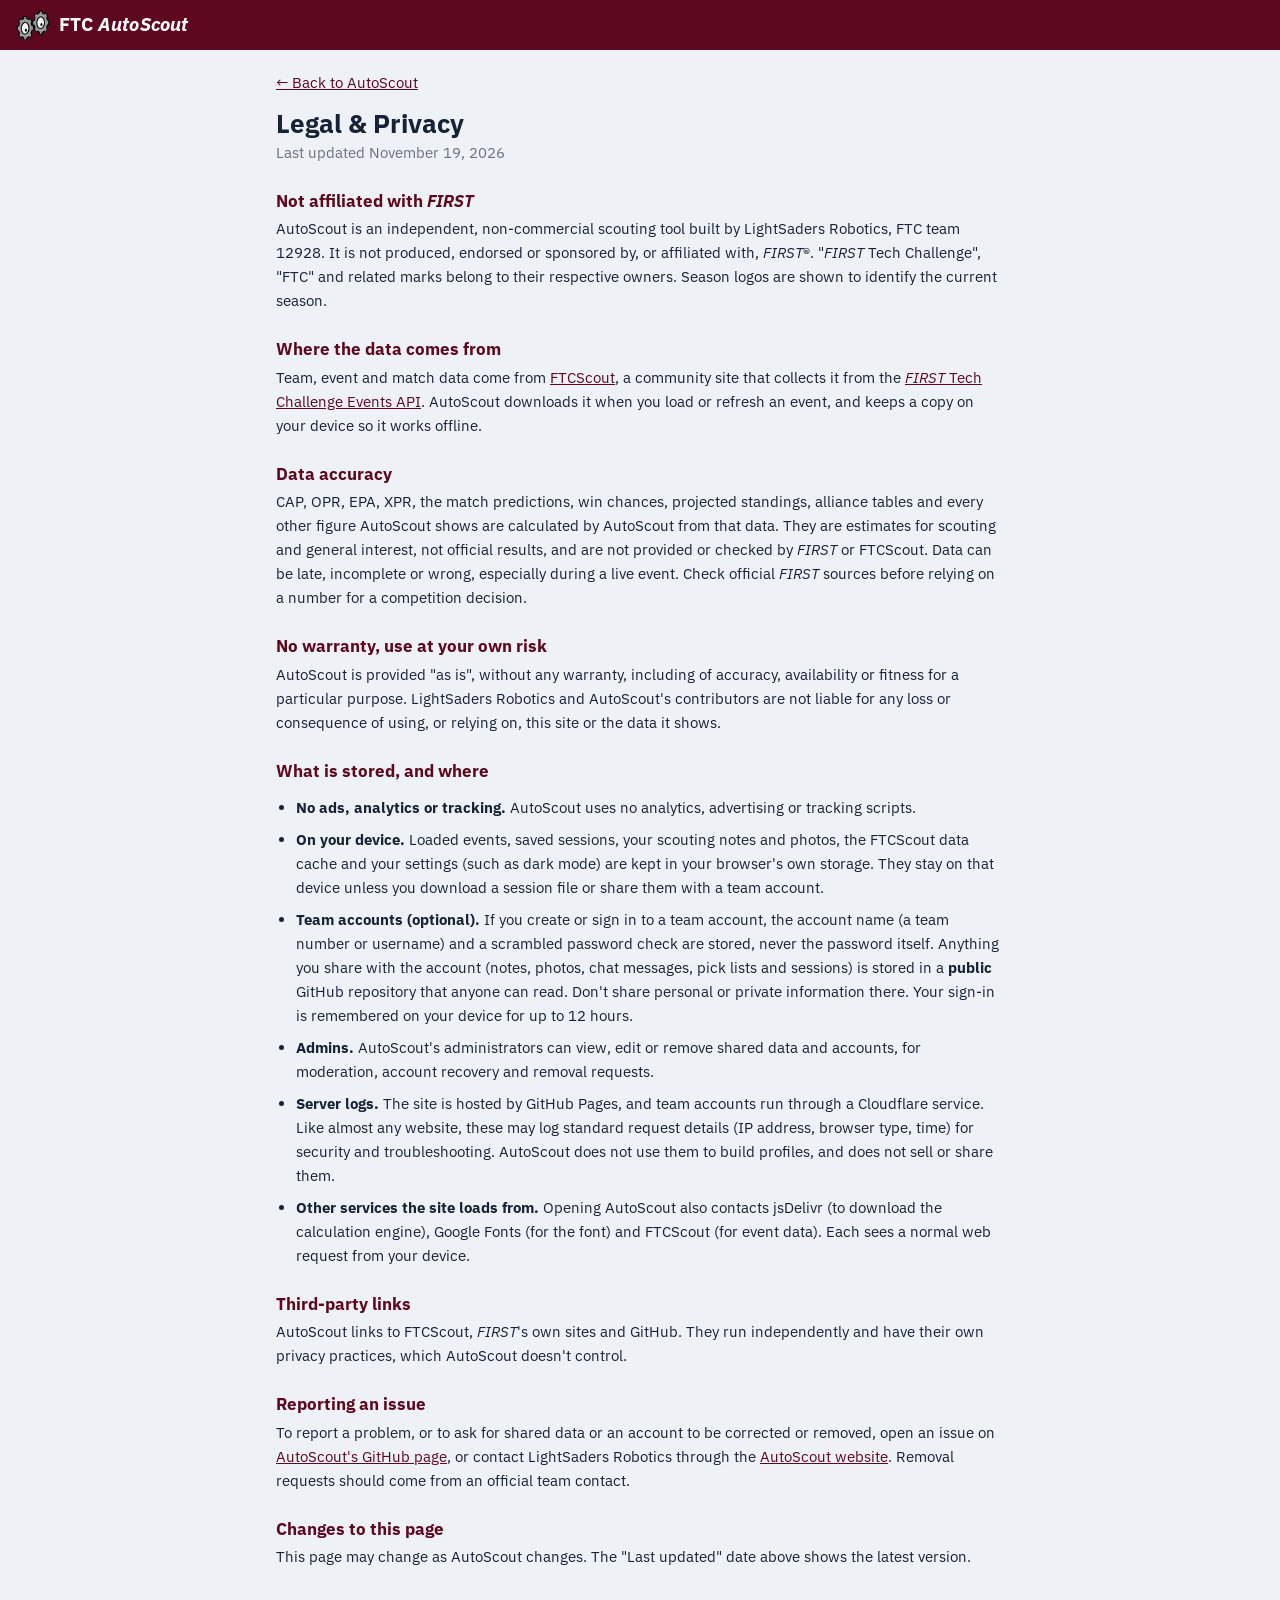
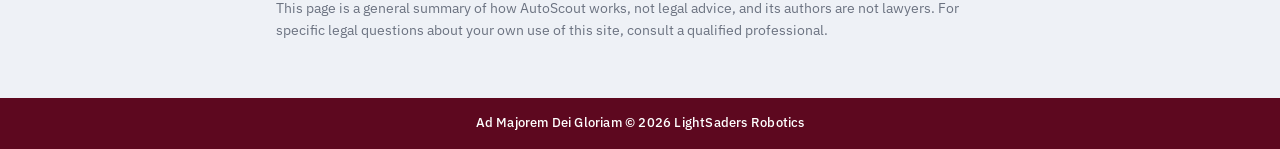
<file: legal.html>
<!doctype html>
<html lang="en">
<head>
<meta charset="utf-8">
<meta name="viewport" content="width=device-width, initial-scale=1, viewport-fit=cover">
<title>Legal &amp; Privacy · FTC AutoScout</title>
<meta name="theme-color" content="#5d081f">
<meta name="color-scheme" content="light dark">
<script>
  (function () {
    var t = "light";
    try { t = localStorage.getItem("autoscout.theme") || "light"; } catch (e) {}
    if (t === "system") t = window.matchMedia && matchMedia("(prefers-color-scheme: dark)").matches ? "dark" : "light";
    document.documentElement.setAttribute("data-theme", t);
  })();
</script>
<link rel="icon" type="image/png" sizes="192x192" href="assets/icon-192.png">
<link href="https://fonts.googleapis.com/css2?family=IBM+Plex+Sans:ital,wght@0,400;0,500;0,600;0,700;1,700&amp;display=swap" rel="stylesheet">
<link rel="stylesheet" href="app.css">
<style>
  .legal { max-width: 760px; margin: 0 auto; padding: 18px 16px 48px; }
  .legal h1 { font-size: 26px; margin: 14px 0 2px; }
  .legal h2 { font-size: 17px; margin: 26px 0 6px; color: var(--brand-text); }
  .legal p, .legal li { line-height: 1.6; }
  .legal ul { padding-left: 20px; }
  .legal li { margin-bottom: 8px; }
  .legal .updated { color: var(--muted); margin: 0 0 8px; }
  .legal .back { display: inline-block; margin-top: 4px; }
  .legal .fine { color: var(--muted); font-size: 14px; margin-top: 28px; }
</style>
</head>
<body class="app-ready">
<header class="topbar">
  <a class="brand" href="./#/overview" aria-label="FTC AutoScout home">
    <img src="assets/logo-56.png" alt="" width="34" height="34">
    <span class="wordmark"><span class="ftc">FTC</span> <span class="autoscout">AutoScout</span></span>
  </a>
</header>

<main class="legal">
  <a class="back" href="./#/overview">← Back to AutoScout</a>
  <h1>Legal &amp; Privacy</h1>
  <p class="updated">Last updated November 19, 2026</p>

  <h2>Not affiliated with <i>FIRST</i></h2>
  <p>AutoScout is an independent, non-commercial scouting tool built by LightSaders Robotics, FTC team 12928. It is not produced,
    endorsed or sponsored by, or affiliated with, <i>FIRST</i>®. "<i>FIRST</i> Tech Challenge", "FTC" and related marks belong to their
    respective owners. Season logos are shown to identify the current season.</p>

  <h2>Where the data comes from</h2>
  <p>Team, event and match data come from <a href="https://ftcscout.org" target="_blank" rel="noopener">FTCScout</a>, a community site
    that collects it from the <a href="https://ftc-events.firstinspires.org/services/API" target="_blank" rel="noopener"><i>FIRST</i> Tech
    Challenge Events API</a>. AutoScout downloads it when you load or refresh an event, and keeps a copy on your device so it works offline.</p>

  <h2>Data accuracy</h2>
  <p>CAP, OPR, EPA, XPR, the match predictions, win chances, projected standings, alliance tables and every other figure AutoScout
    shows are calculated by AutoScout from that data. They are estimates for scouting and general interest, not official results, and
    are not provided or checked by <i>FIRST</i> or FTCScout. Data can be late, incomplete or wrong, especially during a live event.
    Check official <i>FIRST</i> sources before relying on a number for a competition decision.</p>

  <h2>No warranty, use at your own risk</h2>
  <p>AutoScout is provided "as is", without any warranty, including of accuracy, availability or fitness for a particular purpose.
    LightSaders Robotics and AutoScout's contributors are not liable for any loss or consequence of using, or relying on, this site or
    the data it shows.</p>

  <h2>What is stored, and where</h2>
  <ul>
    <li><b>No ads, analytics or tracking.</b> AutoScout uses no analytics, advertising or tracking scripts.</li>
    <li><b>On your device.</b> Loaded events, saved sessions, your scouting notes and photos, the FTCScout data cache and your settings
      (such as dark mode) are kept in your browser's own storage. They stay on that device unless you download a session file or share
      them with a team account.</li>
    <li><b>Team accounts (optional).</b> If you create or sign in to a team account, the account name (a team number or username) and a
      scrambled password check are stored, never the password itself. Anything you share with the account (notes, photos, chat
      messages, pick lists and sessions) is stored in a <b>public</b> GitHub repository that anyone can read. Don't share personal or
      private information there. Your sign-in is remembered on your device for up to 12 hours.</li>
    <li><b>Admins.</b> AutoScout's administrators can view, edit or remove shared data and accounts, for moderation, account recovery and
      removal requests.</li>
    <li><b>Server logs.</b> The site is hosted by GitHub Pages, and team accounts run through a Cloudflare service. Like almost any website,
      these may log standard request details (IP address, browser type, time) for security and troubleshooting. AutoScout does not use
      them to build profiles, and does not sell or share them.</li>
    <li><b>Other services the site loads from.</b> Opening AutoScout also contacts jsDelivr (to download the calculation engine),
      Google Fonts (for the font) and FTCScout (for event data). Each sees a normal web request from your device.</li>
  </ul>

  <h2>Third-party links</h2>
  <p>AutoScout links to FTCScout, <i>FIRST</i>'s own sites and GitHub. They run independently and have their own privacy practices,
    which AutoScout doesn't control.</p>

  <h2>Reporting an issue</h2>
  <p>To report a problem, or to ask for shared data or an account to be corrected or removed, open an issue on
    <a href="https://github.com/gmkovalik/AutoScout/issues" target="_blank" rel="noopener">AutoScout's GitHub page</a>, or contact
    LightSaders Robotics through the <a href="https://sites.google.com/smca.com/autoscout/home" target="_blank" rel="noopener">AutoScout website</a>.
    Removal requests should come from an official team contact.</p>

  <h2>Changes to this page</h2>
  <p>This page may change as AutoScout changes. The "Last updated" date above shows the latest version.</p>

  <p class="fine">This page is a general summary of how AutoScout works, not legal advice, and its authors are not lawyers. For specific legal
    questions about your own use of this site, consult a qualified professional.</p>
</main>

<footer class="site-footer">
  <span>Ad Majorem Dei Gloriam © 2026 LightSaders Robotics</span>
</footer>
</body>
</html>
</file>
<file: app.css>
/* FTC AutoScout web. Colours follow the desktop app's 4.1.0 palette. */
:root {
  --brand: #5d081f;          /* THEME_BG */
  --brand-dark: #3f0515;
  --brand-tint: #fbe9ee;
  --brand-ink: #b92e4b;
  --slate: #dbdce0;          /* THEME_ACCENT_TEXT */
  --page: #eef1f6;           /* UI_PAGE_BG */
  --card: #ffffff;
  --brand-text: #5d081f;     /* the maroon used for text and links (lighter in dark mode) */
  --hover: #dbdce0;
  --input-border: #cfd5df;
  --btn-bg: #eef1f6;
  --border: #e3e7ee;         /* UI_BORDER */
  --text: #182236;           /* UI_TEXT */
  --muted: #6b7280;          /* UI_MUTED */
  --row-alt: #f5f7fb;
  --ok: #dff2d8;
  --bad: #f9dcdc;
  --mine: #12408f;
  --dim: #8a8a8a;
  --edited: #8a4b00;
  --red: #c0392b;
  --blue: #2f6fdb;
  --radius: 10px;
  --shadow: 0 1px 2px rgba(24, 34, 54, .06), 0 2px 8px rgba(24, 34, 54, .04);
  --font: "IBM Plex Sans", system-ui, -apple-system, "Segoe UI", Arial, sans-serif;
  --mono: "IBM Plex Mono", ui-monospace, SFMono-Regular, Menlo, Consolas, monospace;
  --safe-top: env(safe-area-inset-top, 0px);
  --safe-bottom: env(safe-area-inset-bottom, 0px);
}
* { box-sizing: border-box; }
html { -webkit-text-size-adjust: 100%; }
body { margin: 0; background: var(--page); color: var(--text); font: 15px/1.45 var(--font); }
button, input, select, textarea { font: inherit; color: inherit; }
a { color: var(--brand-text); }
h1, h2, h3 { margin: 0; line-height: 1.2; }
.muted { color: var(--muted); }
.small { font-size: 13px; }
.pre { white-space: pre-wrap; overflow-wrap: anywhere; }
[hidden] { display: none !important; }

/* ---------- top bar ---------- */
.topbar {
  position: sticky; top: 0; z-index: 30; display: flex; align-items: center; gap: 12px;
  padding: calc(8px + var(--safe-top)) 16px 8px; background: var(--brand); color: #fff;
}
.brand { display: flex; align-items: center; gap: 9px; color: #fff; text-decoration: none; min-width: 0; }
.brand img { border-radius: 0; background: transparent; flex: none;}
.wordmark { font-weight: 900; font-size: 19px; letter-spacing: .2px; white-space: nowrap; }
.wordmark .ftc { font-weight: 500; opacity: .85; }
.eventpill {
  flex: 1 1 auto; min-width: 0; font-size: 13px; color: var(--slate); white-space: nowrap;
  overflow: hidden; text-overflow: ellipsis; padding-left: 12px; border-left: 1px solid rgba(255,255,255,.2);
}
.eventpill b { color: #fff; font-weight: 500; }
.topactions { margin-left: auto; display: flex; gap: 8px; flex: none; }
.iconbtn { background: none; border: 0; color: #fff; padding: 6px; border-radius: 8px; cursor: pointer; display: none; }
.iconbtn:focus-visible, .btn:focus-visible { outline: 2px solid #f1c3cf; outline-offset: 2px; }

/* ---------- navigation (grouped, horizontal on wide screens) ---------- */
.nav {
  display: flex; flex-wrap: wrap; gap: 6px 18px; padding: 10px 16px 8px; background: var(--page);
  border-bottom: 1px solid var(--border);
}
.navgroup { display: flex; flex-direction: column; gap: 3px; }
.navgroup.tools { margin-left: auto; }
.navgroup h4 { margin: 0 0 0 3px; font-size: 10.5px; letter-spacing: .8px; color: var(--muted); font-weight: 700; }
.navgroup .items { display: flex; flex-wrap: wrap; gap: 4px; }
.navlink {
  display: inline-flex; align-items: center; gap: 6px; padding: 6px 10px; border-radius: 8px; border: 1px solid transparent;
  color: var(--text); text-decoration: none; font-size: 14px; white-space: nowrap;
}
.navlink .ic { color: var(--muted); width: 1em; text-align: center; }
.navlink:hover { background: var(--hover); }
.navlink.active { background: var(--card); border-color: var(--border); color: var(--brand-text); font-weight: 700; box-shadow: var(--shadow); }
.navlink.active .ic { color: var(--brand-text); }

/* ---------- page ---------- */
main { max-width: 1280px; margin: 0 auto; padding: 16px 16px calc(40px + var(--safe-bottom)); }
.pagehead { display: flex; align-items: baseline; flex-wrap: wrap; gap: 4px 12px; margin: 2px 0 14px; }
.pagehead h1 { font-size: 22px; font-weight: 900; }
.pagehead .ctx { color: var(--muted); font-size: 14px; }
.hero { background: var(--brand); color: #fff; border-radius: var(--radius); padding: 20px 22px; margin-bottom: 14px; }
.hero .kicker { color: var(--slate); font-size: 12px; letter-spacing: 1px; font-weight: 700; }
.hero h2 { font-size: 24px; font-weight: 900; margin: 5px 0 4px; }
.hero p { margin: 0; color: var(--slate); }
.card { background: var(--card); border: 1px solid var(--border); border-radius: var(--radius); padding: 14px 16px; margin-bottom: 14px; box-shadow: var(--shadow); min-width: 0; }
.card > h3 { font-size: 12px; letter-spacing: .8px; color: var(--brand-text); font-weight: 700; text-transform: uppercase; margin-bottom: 10px; }
.card > h3.plain { text-transform: none; letter-spacing: 0; font-size: 16px; color: var(--text); }
.grid2 { display: grid; grid-template-columns: minmax(0, 3fr) minmax(0, 2fr); gap: 14px; }
.grid2 > .card { margin-bottom: 0; }
.grid-even { display: grid; grid-template-columns: repeat(2, minmax(0, 1fr)); gap: 14px; }
.grid-even > .card { margin-bottom: 0; }
.stack { display: flex; flex-direction: column; gap: 14px; margin-bottom: 14px; }
.metrics { display: grid; grid-template-columns: repeat(auto-fit, minmax(140px, 1fr)); gap: 10px; margin-bottom: 14px; }
.metric { background: var(--card); border: 1px solid var(--border); border-radius: var(--radius); padding: 11px 14px; box-shadow: var(--shadow); min-width: 0; }
.metric .lab { font-size: 11px; letter-spacing: .8px; font-weight: 700; color: var(--muted); }
.metric .val { font-size: 22px; font-weight: 900; margin-top: 3px; overflow-wrap: anywhere; }
.row { display: flex; flex-wrap: wrap; align-items: center; gap: 8px; }
.row + .row, .row + p, p + .row { margin-top: 10px; }
.spacer { flex: 1; }
p { margin: 0 0 8px; }
.note { color: var(--muted); font-size: 13.5px; margin-top: 8px; }
.status { color: var(--muted); font-size: 13.5px; margin-top: 8px; min-height: 1.2em; }
.status.err { color: var(--red); }
.headline { font-weight: 700; margin-bottom: 8px; }

/* ---------- controls ---------- */
.btn {
  display: inline-flex; align-items: center; justify-content: center; gap: 6px; min-height: 38px; padding: 7px 14px;
  border-radius: 8px; border: 1px solid var(--input-border); background: var(--btn-bg); color: var(--brand-text); font-weight: 500;
  cursor: pointer; text-decoration: none; white-space: nowrap; touch-action: manipulation;
}
.btn:hover { background: var(--hover); }
.btn.primary { background: var(--brand); border-color: var(--brand-text); color: #fff; }
.btn.primary:hover { background: #000; border-color: #000; }
.btn.light { background: #fff; border-color: #fff; color: var(--brand); }
.btn.light:hover { background: var(--hover); }
.btn.ghost.light { background: transparent; border-color: rgba(255,255,255,.35); color: #fff; }
.btn.ghost.light:hover { background: rgba(255,255,255,.12); }
.btn.small { min-height: 32px; padding: 4px 10px; font-size: 13.5px; }
.btn.danger { color: var(--red); }
.btn:disabled { opacity: .5; cursor: default; }
label.field { display: flex; flex-direction: column; gap: 4px; font-size: 13.5px; color: var(--muted); min-width: 0; }
label.field > span { white-space: nowrap; }
input[type=text], input[type=number], input[type=search], input[type=url], input[type=password], select, textarea {
  min-height: 38px; padding: 7px 10px; border: 1px solid var(--input-border); border-radius: 8px; background: var(--card); color: var(--text);
  font-size: 16px; /* 16px stops iOS zooming into the field */ max-width: 100%;
}
select { padding-right: 28px; }
textarea { width: 100%; resize: vertical; line-height: 1.4; }
input:focus, select:focus, textarea:focus { outline: 2px solid rgba(93, 8, 31, .35); border-color: var(--brand-text); }
.check { display: inline-flex; align-items: center; gap: 8px; font-size: 14.5px; cursor: pointer; min-height: 32px; }
.check input { width: 18px; height: 18px; accent-color: var(--brand-text); flex: none; }
.form { display: grid; grid-template-columns: repeat(auto-fill, minmax(170px, 1fr)); gap: 10px 12px; align-items: end; }
.form .wide { grid-column: 1 / -1; }
.form.roomy { grid-template-columns: repeat(auto-fill, minmax(215px, 1fr)); }
.row > label.field.wide { flex: 1 1 100%; }
label.field.wide input, label.field.wide textarea { width: 100%; }
details.adv { margin-top: 12px; }
details.adv summary { cursor: pointer; color: var(--brand-text); font-weight: 500; }
details.adv > div { margin-top: 10px; display: flex; flex-direction: column; gap: 8px; }
.seg { display: inline-flex; border: 1px solid var(--input-border); border-radius: 9px; overflow: hidden; background: var(--card); flex-wrap: wrap; }
.seg button { border: 0; background: none; padding: 8px 14px; cursor: pointer; color: var(--text); min-height: 38px; }
.seg button + button { border-left: 1px solid var(--input-border); }
.seg button.on { background: var(--brand); color: #fff; font-weight: 500; }
.progress { height: 8px; border-radius: 4px; background: var(--hover); overflow: hidden; flex: 1 1 160px; max-width: 320px; }
.progress > div { height: 100%; background: var(--brand); width: 0; transition: width .2s; }

/* ---------- tables ---------- */
.tablewrap { overflow: auto; -webkit-overflow-scrolling: touch; border: 1px solid var(--border); border-radius: 8px; max-height: 70vh; background: var(--card); }
.tablewrap.short { max-height: 320px; }
table.data { border-collapse: separate; border-spacing: 0; width: 100%; font-size: 13.5px; font-variant-numeric: tabular-nums; }
table.data th {
  position: sticky; top: 0; z-index: 2; background: var(--brand); color: #fff; font-weight: 500; text-align: left;
  padding: 8px 9px; white-space: nowrap; cursor: pointer; user-select: none;
}
table.data th.num, table.data td.num { text-align: right; }
table.data th.mid, table.data td.mid { text-align: center; }
table.data td { padding: 7px 9px; border-bottom: 1px solid var(--border); white-space: nowrap; background: var(--card); }
table.data tbody tr:nth-child(even) td { background: var(--row-alt); }
table.data td.wrap { white-space: normal; min-width: 220px; }
table.data .sticky { position: sticky; left: 0; z-index: 1; }
table.data th.sticky { z-index: 3; }
table.data td.sticky { box-shadow: 1px 0 0 var(--border); }
table.data tr.clickable td { cursor: pointer; }
table.data tr.clickable:hover td { background: #ece2e5; }
table.data tr.t-ok td { background: var(--ok) !important; }
table.data tr.t-bad td { background: var(--bad) !important; }
table.data tr.t-mine td { color: var(--mine); font-weight: 700; }
table.data tr.t-dim td { color: var(--dim); }
table.data tr.t-edited td { color: var(--edited); }
table.data tr.flash td { animation: flash 1.6s ease-out; }
@keyframes flash { 0%, 40% { background: #ffe9a8; } }
.empty { padding: 18px; text-align: center; color: var(--muted); }

/* ---------- competition day match desk ---------- */
.matchlist { display: flex; flex-direction: column; gap: 6px; max-height: 62vh; overflow: auto; padding-right: 2px; }
.matchrow {
  display: grid; grid-template-columns: 62px minmax(0, 1fr) auto; gap: 4px 10px; align-items: center; text-align: left;
  border: 1px solid var(--border); border-radius: 8px; padding: 8px 10px; background: var(--card); cursor: pointer; width: 100%;
}
.matchrow:hover { border-color: #c9b3ba; }
.matchrow.on { border-color: var(--brand-text); box-shadow: 0 0 0 1px var(--brand) inset; }
.matchrow.mine .lab { color: var(--mine); }
.matchrow .lab { font-weight: 700; }
.matchrow .teams { display: flex; flex-direction: column; gap: 2px; font-size: 13.5px; min-width: 0; }
.matchrow .side { white-space: nowrap; overflow: hidden; text-overflow: ellipsis; }
.matchrow .side.r::before, .matchrow .side.b::before { content: ""; display: inline-block; width: 8px; height: 8px; border-radius: 2px; margin-right: 6px; }
.matchrow .side.r::before { background: var(--red); }
.matchrow .side.b::before { background: var(--blue); }
.matchrow .fc { text-align: right; font-size: 12.5px; color: var(--muted); white-space: nowrap; }
.matchrow .fc b { display: block; font-size: 13px; color: var(--text); }
.chip { display: inline-block; font-size: 11.5px; padding: 1px 7px; border-radius: 99px; background: var(--hover); color: var(--text); }
.chip.played { background: #e4e7ec; color: var(--muted); }
.chip.next { background: var(--brand-tint); color: var(--brand-ink); font-weight: 700; }
.detail { background: var(--row-alt); border-radius: 8px; padding: 12px; white-space: pre-wrap; overflow-wrap: anywhere; font-size: 14px; }

/* ---------- overview ---------- */
.actions { display: flex; flex-direction: column; gap: 10px; }
.action { display: block; text-align: left; border: 1px solid var(--border); border-radius: 9px; padding: 11px 13px; background: var(--card); cursor: pointer; text-decoration: none; color: var(--text); }
.action:hover { border-color: var(--brand-text); }
.action b { display: block; color: var(--brand-text); }
.action.primary { background: var(--brand); border-color: var(--brand-text); }
.action.primary b, .action.primary span { color: #fff; }
.action span { color: var(--muted); font-size: 13.5px; }
.steps { display: flex; flex-direction: column; gap: 12px; }
.step { display: flex; gap: 12px; align-items: flex-start; }
.step .n { flex: none; background: var(--brand-tint); color: var(--brand-ink); font-weight: 700; border-radius: 7px; padding: 6px 9px; font-size: 13px; }
.step b { display: block; }
.step span { color: var(--muted); font-size: 13.5px; }

/* ---------- sessions ---------- */
.sessions { display: flex; flex-direction: column; gap: 8px; }
.sess { display: flex; flex-wrap: wrap; gap: 6px 10px; align-items: center; border: 1px solid var(--border); border-radius: 8px; padding: 8px 10px; }
.sess .info { flex: 1 1 200px; min-width: 0; }
.sess .info b { display: block; overflow-wrap: anywhere; }
.sess.current { border-color: var(--brand-text); }

/* ---------- charts ---------- */
.chart { position: relative; width: 100%; border: 1px solid var(--border); border-radius: 8px; background: var(--card); overflow: hidden; touch-action: pan-y; }
.chart svg { display: block; width: 100%; }
.tip {
  position: absolute; pointer-events: none; background: #fffbe6; border: 1px solid var(--border); border-radius: 6px;
  padding: 6px 8px; font-size: 12.5px; white-space: pre; box-shadow: var(--shadow); z-index: 5; max-width: 92%; overflow: hidden;
}
.tip .hint { display: block; color: var(--muted); font-size: 11.5px; margin-top: 3px; white-space: normal; }
.subtabs { display: flex; gap: 4px; margin-bottom: 12px; flex-wrap: wrap; }
.subtabs button { border: 1px solid var(--border); background: var(--page); border-radius: 8px 8px 0 0; padding: 8px 14px; cursor: pointer; color: var(--muted); }
.subtabs button.on { background: var(--card); color: var(--brand-text); font-weight: 700; border-bottom-color: #fff; }

/* ---------- video ---------- */
.video { position: relative; width: 100%; aspect-ratio: 16 / 9; background: #000; border-radius: 8px; overflow: hidden; }
.video iframe { position: absolute; inset: 0; width: 100%; height: 100%; border: 0; }
.notes { display: flex; flex-direction: column; gap: 6px; margin-top: 10px; }
.notecard { border: 1px solid var(--border); border-radius: 8px; padding: 8px 10px; display: grid; grid-template-columns: minmax(0, 1fr) auto; gap: 2px 10px; }
.notecard .meta { font-size: 12.5px; color: var(--muted); }
.notecard .txt { white-space: pre-wrap; overflow-wrap: anywhere; }

/* ---------- dialogs ---------- */
.modal { position: fixed; inset: 0; z-index: 60; display: flex; align-items: center; justify-content: center; padding: 16px; background: rgba(24, 34, 54, .45); }
.dialog { background: var(--card); border-radius: 12px; width: min(560px, 100%); max-height: calc(100vh - 32px); overflow: auto; padding: 18px 18px 16px; box-shadow: 0 10px 40px rgba(0,0,0,.25); }
.dialog.wide { width: min(980px, 100%); }
.dialog h2 { font-size: 18px; margin-bottom: 10px; }
.dialog .foot { display: flex; justify-content: flex-end; gap: 8px; margin-top: 14px; flex-wrap: wrap; }
.dialog .close { float: right; margin: -6px -6px 0 0; }
.dialog .close { min-width: 38px; min-height: 38px; font-size: 17px; padding: 7px 10px; }
.dialog pre { white-space: pre-wrap; font: 13.5px/1.45 var(--mono); background: var(--row-alt); padding: 12px; border-radius: 8px; margin: 0; overflow-wrap: anywhere; }
.switchlist { display: flex; flex-direction: column; margin-top: 8px; max-height: 50vh; overflow: auto; }
.switchlist button { text-align: left; border: 0; background: none; padding: 9px 10px; border-radius: 7px; cursor: pointer; }
.switchlist button.on, .switchlist button:hover { background: var(--brand-tint); color: var(--brand-text); }
.switchlist small { color: var(--muted); margin-left: 8px; }
.event-results { margin-top: 8px; max-height: 300px; overflow-y: auto; gap: 6px; }
.event-results .event-result {
  display: flex; align-items: center; justify-content: space-between; gap: 12px; width: 100%;
  padding: 10px 12px; border: 1px solid var(--border); border-radius: 8px; background: var(--card); text-align: left;
}
.event-results .event-result:hover { border-color: var(--brand-text); background: var(--brand-tint); }
.event-results .event-result > span:first-child { display: flex; flex-direction: column; gap: 2px; min-width: 0; }
.event-results .event-result b { overflow-wrap: anywhere; }
.event-results .event-result small { margin: 0; font-size: 12px; }
.event-results .event-load-label { flex: none; color: var(--brand-text); font-size: 12.5px; font-weight: 700; }

.toast { position: fixed; left: 16px; right: 16px; margin: 0 auto; width: fit-content; bottom: calc(18px + var(--safe-bottom)); z-index: 80; background: var(--text); color: #fff; padding: 10px 16px; border-radius: 9px; max-width: calc(100% - 32px); box-shadow: 0 6px 20px rgba(0,0,0,.25); font-size: 14px; }
.toast.err { background: var(--red); }

/* ---------- splash ---------- */
.splash { max-width: 440px; margin: 12vh auto 0; text-align: center; }
.splash img { border-radius: 12px; }
.splash h1 { font-size: 26px; font-weight: 900; margin: 10px 0 6px; color: var(--brand-text); }
.splash .bar { height: 6px; background: var(--hover); border-radius: 3px; overflow: hidden; margin: 14px auto; width: 70%; }
.bar-fill.indeterminate { height: 100%; width: 35%; background: var(--brand); animation: slide 1.2s ease-in-out infinite; }
@keyframes slide { 0% { margin-left: -35%; } 100% { margin-left: 100%; } }
.splash.err p#splashText { color: var(--red); white-space: pre-wrap; }

/* ---------- phones ---------- */
@media (max-width: 860px) {
  .iconbtn { display: inline-flex; }
  .eventpill, #switchBtn { display: none; }
  .hide-sm { display: none; }
  .topbar { gap: 8px; padding-left: 8px; padding-right: 12px; }
  .wordmark { font-size: 17px; }
  .nav {
    position: fixed; z-index: 50; top: 0; bottom: 0; left: 0; width: min(300px, 86vw); flex-direction: column; flex-wrap: nowrap;
    gap: 14px; padding: calc(16px + var(--safe-top)) 14px calc(16px + var(--safe-bottom)); overflow-y: auto; background: var(--card);
    border-right: 1px solid var(--border); transform: translateX(-102%); transition: transform .2s ease; box-shadow: 4px 0 24px rgba(0,0,0,.15);
  }
  .nav.open { transform: none; }
  .navgroup.tools { margin-left: 0; }
  .navgroup .items { flex-direction: column; }
  .navlink { font-size: 16px; padding: 10px 10px; }
  .scrim { position: fixed; inset: 0; z-index: 40; background: rgba(24, 34, 54, .35); }
  main { padding: 12px 12px calc(40px + var(--safe-bottom)); }
  .grid2, .grid-even { grid-template-columns: minmax(0, 1fr); }
  .hero { padding: 16px; }
  .hero h2 { font-size: 20px; }
  .metrics { grid-template-columns: repeat(2, minmax(0, 1fr)); }
  .metric .val { font-size: 19px; }
  .pagehead h1 { font-size: 20px; }
  .card { padding: 12px; }
  .tablewrap { max-height: 64vh; }
  .modal { align-items: flex-end; padding: 0; }
  .dialog { border-radius: 14px 14px 0 0; max-height: 92vh; padding-bottom: calc(16px + var(--safe-bottom)); }
}
@media print {
  .topbar, .nav, .btn, .subtabs { display: none !important; }
  body { background: #fff; }
  .tablewrap { max-height: none; overflow: visible; }
}

/* Match details and compact result indicators. */
.match-team-grid { display:grid; grid-template-columns:repeat(2,minmax(0,1fr)); gap:10px; margin:12px 0; }
.match-team-side { border:1px solid var(--border); border-radius:10px; padding:12px; min-width:0; }
.match-team-side.red { background:rgba(190,35,50,.06); border-color:rgba(190,35,50,.28); }
.match-team-side.blue { background:rgba(35,95,190,.06); border-color:rgba(35,95,190,.28); }
.match-team-side h3 { margin:0 0 8px; font-size:14px; }
.match-team { display:grid; grid-template-columns:auto minmax(0,1fr); gap:3px 8px; padding:6px 0; border-top:1px solid var(--border); }
.match-team .muted { grid-column:2; }
.qual-number { color:#17803d; font-weight:800; }
.match-correct { color:#17803d; font-weight:900; }
.match-incorrect { color:#c62828; font-weight:900; }
.alliance-red-winner { background:rgba(190,35,50,.12) !important; color:#a51f2d; font-weight:800; }
.alliance-blue-winner { background:rgba(35,95,190,.12) !important; color:#1e56a8; font-weight:800; }
@media(max-width:600px){.match-team-grid{grid-template-columns:minmax(0,1fr)}}

.matchrow .side.r.won { color:#a51f2d; font-weight:900; background:rgba(190,35,50,.12); border-radius:5px; padding:2px 5px; }
.matchrow .side.b.won { color:#1e56a8; font-weight:900; background:rgba(35,95,190,.12); border-radius:5px; padding:2px 5px; }


/* Schedule Data uses the full-width, sortable Matches table instead of a selected-match split panel. */
.schedule-matches { max-height: 72vh; overflow: auto; }
.schedule-matches table { min-width: 1280px; }
.schedule-matches tbody tr { cursor: pointer; }
.schedule-matches tbody tr:hover { background: var(--brand-tint); }
.schedule-matches td.open-cell { text-align: center; font-weight: 800; color: var(--brand-ink); white-space: nowrap; }
.schedule-matches td.rating-call { white-space: nowrap; }
@media(max-width:700px) {
  .schedule-matches { max-height: 68vh; }
  .schedule-matches table { min-width: 1120px; }
}


/* Match table alliance identity colors. These override prediction-row fills only in alliance cells. */
.schedule-matches .qual-number { color: #182236 !important; font-weight: 800; }
.schedule-matches .alliance-red-stat {
  background: rgba(192, 57, 43, .15) !important;
  color: #a51f2d !important;
  font-weight: 800;
}
.schedule-matches .alliance-blue-stat {
  background: rgba(47, 111, 219, .15) !important;
  color: #1e56a8 !important;
  font-weight: 800;
}
.schedule-matches .selected-team-number {
  background: #ffdf4d !important;
  color: #111 !important;
  font-weight: 900 !important;
  box-shadow: inset 0 0 0 2px #d6a900;
  border-radius: 4px;
}
.schedule-matches .t-mine td { color: inherit; }
.schedule-matches .t-mine td.alliance-red-stat { color: #a51f2d !important; }
.schedule-matches .t-mine td.alliance-blue-stat { color: #1e56a8 !important; }
.schedule-matches .t-mine td.selected-team-number { color: #111 !important; }


/* Alliance identity is communicated by header colors and subtle cell fills. All data text stays black. */
.schedule-matches .qual-number { color: #111 !important; font-weight: 800; }
.schedule-matches th.alliance-red-header { color: #b42332 !important; background: #f7e0e2 !important; }
.schedule-matches th.alliance-blue-header { color: #245bb5 !important; background: #e0eaff !important; }
.schedule-matches td.alliance-red-stat {
  color: #111 !important;
  background: #f8e4e5 !important;
  font-weight: 700;
}
.schedule-matches td.alliance-blue-stat {
  color: #111 !important;
  background: #e5edfc !important;
  font-weight: 700;
}
.schedule-matches td.selected-team-number {
  background: #ffdf4d !important;
  color: #111 !important;
  font-weight: 900 !important;
  box-shadow: inset 0 0 0 2px #d6a900;
}


/* Alliance colors belong to the column headings only. Match values remain black. */
.schedule-matches th.alliance-red-header,
.schedule-matches th.alliance-blue-header {
  color: #111 !important;
  font-weight: 900;
}
.schedule-matches th.alliance-red-header {
  background: #f3c8cc !important;
  box-shadow: inset 0 -4px 0 #b42332;
}
.schedule-matches th.alliance-blue-header {
  background: #cbdcf8 !important;
  box-shadow: inset 0 -4px 0 #245bb5;
}
.schedule-matches td {
  color: #111 !important;
}
.schedule-matches td.selected-team-number {
  background: #ffdf4d !important;
  color: #111 !important;
  font-weight: 900 !important;
  box-shadow: inset 0 0 0 1px #d6a900;
  border-radius: 4px;
}


/* Final Schedule Data match-table styling: solid alliance headers, black values, filled My Team cells. */
.schedule-matches table.data {
  width: max-content !important;
  min-width: 0 !important;
  table-layout: auto;
}
.schedule-matches table.data th.alliance-red-header,
.schedule-matches table.data th.alliance-blue-header {
  color: #fff !important;
  font-weight: 800;
  box-shadow: none !important;
  border-bottom: 0 !important;
}
.schedule-matches table.data th.alliance-red-header {
  background: #b42332 !important;
}
.schedule-matches table.data th.alliance-blue-header {
  background: #245bb5 !important;
}
/* The standalone Pred. column uses the AutoScout brand maroon. */
.schedule-matches table.data th.prediction-neutral-header {
  color: #fff !important;
  background: #5d081f !important;
  font-weight: 800;
  box-shadow: none !important;
  border-bottom: 0 !important;
}

/* Data cells are always black, even when the whole match row is tagged as My Team. */
.schedule-matches table.data tbody tr td {
  color: #111 !important;
}
/* A solid fill, not an outline, and it takes precedence over match-result row shading. */
.schedule-matches table.data tbody tr td.selected-team-number {
  background: #ffdf4d !important;
  color: #111 !important;
  font-weight: 900 !important;
  box-shadow: none !important;
  border: 0 !important;
  border-radius: 0 !important;
}


/* Global form layout safeguards: long labels must wrap instead of colliding. */
label.field {
  min-width: 0;
  max-width: 100%;
}
label.field > span {
  display: block;
  max-width: 100%;
  white-space: normal;
  overflow-wrap: anywhere;
  word-break: normal;
  line-height: 1.35;
}
.form {
  grid-template-columns: repeat(auto-fit, minmax(min(100%, 170px), 1fr));
  min-width: 0;
}
.form > * {
  min-width: 0;
  max-width: 100%;
}
.form label.field > input,
.form label.field > select,
.form label.field > textarea {
  width: 100%;
  max-width: 100%;
}


/* ---------- site-wide footer ---------- */
html, body { min-height: 100%; }
body { min-height: 100vh; display: flex; flex-direction: column; }
main { flex: 1 0 auto; width: 100%; }
.site-footer {
  flex: none;
  width: 100%;
  padding: 16px 20px calc(16px + var(--safe-bottom));
  background: var(--brand);
  color: #fff;
  text-align: center;
  font-size: 13px;
  font-weight: 500;
  letter-spacing: .2px;
}


/* ---------- site-wide footer ---------- */
html, body { min-height: 100%; }
body { min-height: 100vh; display: flex; flex-direction: column; }
main { flex: 1 0 auto; width: 100%; min-height: calc(100vh - 40px); }
.site-footer {
  flex: none;
  width: 100%;
  padding: 16px 20px calc(16px + var(--safe-bottom));
  background: var(--brand);
  color: #fff;
  text-align: center;
  font-size: 13px;
  font-weight: 500;
  letter-spacing: .2px;
}


/* Hide the site footer while the initial AutoScout engine-loading splash is present. */


/* Keep the footer hidden until the AutoScout engine has loaded and the app is ready. */
body:not(.app-ready) .site-footer { display: none; }


/* Teams workspace: league participation, match-phase charts, and chronological notes. */
.team-subtabs {
  display: flex;
  flex-wrap: wrap;
  gap: 8px;
  margin: 0 0 12px;
}
.league-chip-list {
  display: flex;
  flex-wrap: wrap;
  gap: 7px;
  margin: 4px 0 12px;
}
.league-chip {
  display: inline-flex;
  align-items: center;
  border: 1px solid #e7cbd3;
  border-radius: 999px;
  padding: 5px 10px;
  background: #fbe9ee;
  color: #5d081f;
  font-size: 13px;
  font-weight: 700;
}
.league-event-list {
  display: grid;
  grid-template-columns: repeat(auto-fit, minmax(min(100%, 230px), 1fr));
  gap: 8px;
  margin-top: 8px;
}
.league-event-link {
  display: flex;
  flex-direction: column;
  gap: 3px;
  min-width: 0;
  padding: 10px 12px;
  border: 1px solid var(--border);
  border-radius: 9px;
  background: var(--card);
  text-decoration: none;
}
.league-event-link:hover { background: var(--brand-tint); }
.league-event-name { color: var(--brand-text); font-weight: 800; overflow-wrap: anywhere; }
.phase-chart-controls { margin: 2px 0 10px; }
.notes-overview {
  display: flex;
  align-items: center;
  justify-content: space-between;
  flex-wrap: wrap;
  gap: 10px;
  margin-bottom: 12px;
  padding: 14px 16px;
  border: 1px solid var(--border);
  border-radius: var(--radius);
  background: var(--card);
}
.notes-overview h2 { font-size: 18px; color: var(--brand-text); }
.notes-overview p { margin: 4px 0 0; }
.match-note-group {
  min-width: 0;
  margin-bottom: 12px;
  padding: 13px 15px;
  border: 1px solid var(--border);
  border-radius: var(--radius);
  background: var(--card);
  box-shadow: var(--shadow);
}
.match-note-head {
  display: flex;
  align-items: center;
  justify-content: space-between;
  flex-wrap: wrap;
  gap: 8px 12px;
}
.match-note-head h3 { color: var(--brand-text); font-size: 16px; margin-bottom: 3px; }
.match-note-actions { display: flex; align-items: center; gap: 8px; }
.note-status {
  border-radius: 999px;
  padding: 3px 8px;
  background: var(--btn-bg);
  color: var(--muted);
  font-size: 11px;
  font-weight: 700;
}
.note-status.played { background: #dff2d8; color: #27633b; }
.match-note-list {
  display: flex;
  flex-direction: column;
  gap: 8px;
  margin-top: 10px;
}
.match-note-entry {
  min-width: 0;
  padding: 10px 12px;
  border-left: 3px solid var(--brand-ink);
  border-radius: 0 8px 8px 0;
  background: #f7f8fb;
}
.match-note-meta {
  display: flex;
  align-items: center;
  flex-wrap: wrap;
  gap: 6px 10px;
  color: var(--muted);
  font-size: 12px;
}
.match-note-meta .note-time { color: var(--brand-text); font-weight: 800; font-variant-numeric: tabular-nums; }
.match-note-meta .btn { margin-left: auto; }
.match-note-text { margin: 6px 0 0; white-space: pre-wrap; overflow-wrap: anywhere; }
.no-match-notes { margin: 10px 0 0; }
@media(max-width:600px) {
  .match-note-group { padding: 11px; }
  .match-note-meta { align-items: flex-start; }
  .match-note-meta .btn { margin-left: 0; }
  .notes-overview { align-items: flex-start; }
}


/* Main-navigation Match Notes page and team league standings. */
.league-standing-list { display: grid; gap: 12px; margin: 10px 0 18px; }
.league-standing {
  min-width: 0;
  padding: 12px;
  border: 1px solid var(--border);
  border-radius: 10px;
  background: #fbfcfe;
}
.league-standing-summary {
  display: flex;
  align-items: center;
  justify-content: space-between;
  flex-wrap: wrap;
  gap: 8px;
  margin-bottom: 10px;
}
.league-standing-summary > div { display: grid; gap: 2px; }
.league-my-rank {
  color: #fff;
  background: var(--brand);
  border-radius: 999px;
  padding: 5px 10px;
  font-size: 13px;
}
.league-ranking-wrap { max-width: 100%; overflow-x: auto; }
.league-ranking-table { width: 100%; border-collapse: collapse; font-size: 13px; }
.league-ranking-table th {
  padding: 8px 9px;
  color: #fff;
  background: var(--brand);
  text-align: left;
  white-space: nowrap;
}
.league-ranking-table td {
  padding: 7px 9px;
  border-bottom: 1px solid var(--border);
  white-space: nowrap;
}
.league-ranking-table tbody tr:last-child td { border-bottom: 0; }
.league-ranking-table .my-league-row { background: #fff2b8; color: #182236; font-weight: 700; }
.league-subheading { margin: 18px 0 8px; color: var(--brand-text); }
.league-event-actions { align-items: center; gap: 10px; margin-top: 5px; }
.league-event-actions a { text-decoration: underline; }
.league-event-link { min-width: 0; }
@media(max-width:600px) {
  .league-standing { padding: 9px; }
  .league-ranking-table { font-size: 12px; }
  .league-ranking-table th, .league-ranking-table td { padding: 6px 7px; }
}


/* Separate Match Notes and Team Notes workspaces, with independent photo attachments. */
.notes-main-tabs {
  display: flex;
  flex-wrap: wrap;
  gap: 10px;
  margin: 0 0 16px;
}
.notes-main-tabs .btn {
  min-height: 48px;
  min-width: 150px;
  padding: 11px 22px;
  border-radius: 12px;
  font-size: 16px;
  font-weight: 800;
}
.team-note-actions { align-items: center; flex-wrap: wrap; gap: 10px; margin-top: 10px; }
.team-note-list { display: grid; gap: 10px; }
.team-note-entry {
  min-width: 0;
  padding: 13px 14px;
  border: 1px solid var(--border);
  border-left: 3px solid var(--brand-ink);
  border-radius: 9px;
  background: var(--card);
}
.team-note-entry .match-note-meta { margin-bottom: 7px; }
.note-photo {
  display: block;
  max-width: min(100%, 520px);
  max-height: 340px;
  width: auto;
  height: auto;
  margin-top: 10px;
  border: 1px solid var(--border);
  border-radius: 9px;
  object-fit: contain;
  background: #f7f8fb;
}
.match-note-entry .note-photo { max-width: min(100%, 440px); max-height: 280px; }
.notes .notecard .note-photo { margin-top: 8px; }
@media(max-width:600px) {
  .notes-main-tabs { display: grid; grid-template-columns: 1fr 1fr; gap: 8px; }
  .notes-main-tabs .btn { min-width: 0; width: 100%; padding: 10px 8px; }
  .note-photo { max-height: 260px; }
}

/* ---------- start-up: page shown while the engine starts ---------- */
.progress.indeterminate > div { width: 35%; animation: slide 1.2s ease-in-out infinite; }
.engine-wait .row { align-items: center; }
.engine-line { margin: -4px 0 12px; }

/* ---------- team account ---------- */
.account-btn { display: inline-flex; align-items: center; gap: 7px; }
.account-btn[hidden] { display: none; }
.account-dot, .sync-dot { width: 9px; height: 9px; border-radius: 50%; background: #9aa3b2; flex: none; display: inline-block; }
.account-btn .account-dot { background: rgba(255,255,255,.55); }
.account-btn.on .account-dot, .sync-dot { background: #3fb36b; box-shadow: 0 0 0 3px rgba(63,179,107,.18); }
.sync-dot.off { background: #9aa3b2; box-shadow: none; }
.sync-dot.bad { background: var(--red); box-shadow: 0 0 0 3px rgba(192,57,43,.15); }
.account-panel p { margin: 0 0 8px; }
.account-status { display: flex; align-items: center; gap: 10px; margin-bottom: 12px; }
.account-status > div { display: flex; flex-direction: column; }
.account-actions { display: flex; flex-wrap: wrap; gap: 8px; }
.signin-form { display: flex; flex-direction: column; gap: 10px; margin-top: 6px; }
.signin-form .foot { align-items: center; }
.signin-form [hidden] { display: none; }
.signin-form .status { margin: 0; }
.signin-form .status:empty { display: none; }
.signin-form .foot { margin-top: 4px; }
.linkbtn { background: none; border: 0; padding: 4px 0; color: var(--brand-text); font: inherit; font-size: 14px; cursor: pointer; text-decoration: underline; text-underline-offset: 2px; }
.linkbtn.strong { font-weight: 700; text-decoration: none; font-size: inherit; padding: 0; }
.linkbtn.strong:hover { text-decoration: underline; }

/* ---------- notes: sharing status ---------- */
.sync-bar { display: flex; align-items: center; flex-wrap: wrap; gap: 8px 10px; background: var(--card); border: 1px solid var(--border);
  border-radius: var(--radius); padding: 9px 12px; margin-bottom: 12px; box-shadow: var(--shadow); font-size: 14px; }
.sync-bar .sync-text { flex: 1 1 220px; min-width: 0; }
.sync-bar.err { border-color: #f0c4c0; background: #fff7f6; }
.note-badge { font-size: 11px; font-weight: 700; letter-spacing: .3px; border-radius: 999px; padding: 1px 8px; white-space: nowrap; }
.note-badge.shared { background: #e3f3e8; color: #23683d; }
.note-badge.local { background: #fff1d6; color: #8a4b00; }
.note-photo-slot { margin-top: 8px; padding: 18px 12px; border: 1px dashed var(--border); border-radius: 8px; max-width: 440px; text-align: center; }
.notes-filter { align-items: flex-end; margin-bottom: 10px; }
.notes-filter .field.wide { flex: 1 1 220px; }
.combo { display: flex; }
.combo input { width: 100%; }
.account-btn .account-icon { display: none; }
@media (max-width: 860px) {
  .account-btn { position: relative; padding-left: 9px; padding-right: 9px; }
  .account-btn .account-icon { display: block; }
  .account-btn .account-dot { position: absolute; right: 5px; top: 5px; width: 8px; height: 8px; }
  .account-btn:not(.on) .account-dot { display: none; }
}
@media (max-width: 600px) {
  .sync-bar .btn { flex: 1 1 auto; }
}

/* ---------- FTC AutoScout wordmark ---------- */
.wordmark {
  font-weight: 900;
  font-size: 19px;
  letter-spacing: .2px;
  white-space: nowrap;
  color: #ffffff;
}

.wordmark .ftc {
  font-weight: 900;
  color: #ffffff;
  opacity: 1;
}

.wordmark .autoscout {
  font-weight: 900;
  font-style: italic;
  color: #ffffff;
  opacity: 1;
}

@media (max-width: 380px) {           /* the smallest phones: keep the wordmark clear of the buttons */
  .wordmark { font-size: 15px; }
  .brand img { width: 28px; height: 28px; }
  .topactions { gap: 6px; }
}

/* ---------- Teams list: which teams have notes ---------- */
.teams-filter { align-items: center; gap: 10px 14px; margin-bottom: 10px; }
td.notes-yes, span.notes-yes { font-weight: 700; color: #23683d; }
td.notes-yes::before, span.notes-yes::before { content: "✎ "; font-weight: 400; }
td.notes-no::after { content: "—"; color: #b7bcc6; }
tr.t-noted td.sticky:first-child { box-shadow: inset 3px 0 0 #3fb36b; }
span.notes-yes.legend { background: #e3f3e8; border-radius: 999px; padding: 1px 8px; }

/* ---------- Team Page: pick list ---------- */
.pick-add, .pick-sort { align-items: flex-end; }
.pick-sort .field.wide { flex: 1 1 260px; max-width: 460px; }
.pick-list { display: grid; gap: 10px; }
.pick-card { display: grid; grid-template-columns: 36px minmax(0, 1fr) auto; gap: 12px; align-items: start;
  border: 1px solid var(--border); border-radius: 10px; padding: 12px; background: var(--card); }
.pick-card.best { border-color: #3fb36b; box-shadow: 0 0 0 2px rgba(63,179,107,.15); }
.pick-rank { width: 32px; height: 32px; border-radius: 50%; background: var(--brand); color: #fff; font-weight: 700;
  display: flex; align-items: center; justify-content: center; }
.pick-head { display: flex; flex-wrap: wrap; align-items: center; gap: 6px 10px; font-size: 16px; }
.pick-name { color: var(--muted); }
.pick-predict { margin: 6px 0 4px; }
.pick-predict .big { font-size: 15px; }
.pick-predict .big b { font-size: 22px; color: var(--brand-text); margin-right: 4px; }
.pick-stats { display: flex; flex-wrap: wrap; gap: 6px; margin: 6px 0 8px; }
.pick-stats span { background: var(--row-alt); border-radius: 8px; padding: 3px 8px; display: flex; gap: 6px; align-items: baseline; font-size: 13.5px; }
.pick-stats small { color: var(--muted); font-size: 11px; font-weight: 700; letter-spacing: .3px; }
.pick-note { min-height: 44px; }
.pick-actions { display: flex; flex-direction: column; gap: 6px; }
.note-badge.issue { background: #f9dcdc; color: #8f1d1d; }
.note-badge.plain { background: var(--row-alt); color: var(--text); font-weight: 500; }
button.note-badge { border: 0; cursor: pointer; font-family: inherit; }
@media (max-width: 600px) {
  .pick-card { grid-template-columns: 30px minmax(0, 1fr); }
  .pick-actions { grid-column: 1 / -1; flex-direction: row; justify-content: flex-end; }
}

/* ---------- Team Page: chat ---------- */
.chat-log { height: min(60vh, 520px); overflow-y: auto; border: 1px solid var(--border); border-radius: 10px; padding: 10px 12px;
  background: var(--row-alt); display: flex; flex-direction: column; gap: 8px; margin: 8px 0 10px; }
.chat-day { align-self: center; font-size: 12px; color: var(--muted); font-weight: 700; margin: 4px 0; }
.chat-msg { align-self: flex-start; max-width: min(80%, 560px); background: var(--card); border: 1px solid var(--border); border-radius: 12px 12px 12px 4px; padding: 7px 11px; }
.chat-msg.own { align-self: flex-end; background: var(--brand-tint); border-color: #f1c3cf; border-radius: 12px 12px 4px 12px; }
.chat-meta { display: flex; gap: 8px; align-items: baseline; font-size: 12.5px; color: var(--muted); }
.chat-meta b { color: var(--brand-text); font-size: 13px; }
.chat-text { white-space: pre-wrap; overflow-wrap: anywhere; margin-top: 2px; }
.chat-empty { align-self: center; margin: auto; }
.linkbtn.small-link { font-size: 12px; padding: 0; }
.chat-compose { display: grid; grid-template-columns: 160px minmax(0, 1fr) auto; gap: 10px; align-items: end; }
.chat-compose .btn { min-height: 44px; }
@media (max-width: 600px) {
  .chat-compose { grid-template-columns: minmax(0, 1fr) auto; }
  .chat-compose .chat-name { grid-column: 1 / -1; }
  .chat-log { height: 55vh; }
}

/* ---------- Teams: one-team quick look ---------- */
.team-lookup { align-items: flex-end; }
.team-lookup .field.wide { flex: 1 1 280px; }
.team-search-results { max-height: 260px; margin-top: 8px; }
.team-look { scroll-margin-top: 70px; }
.team-look-head { border-top: 4px solid var(--brand); scroll-margin-top: 70px; }
.team-look-title { display: flex; align-items: flex-start; justify-content: space-between; gap: 12px; flex-wrap: wrap; }
.team-look-title .kicker { font-size: 11.5px; letter-spacing: 1px; font-weight: 700; color: var(--muted); }
.team-look-title h2 { display: flex; flex-wrap: wrap; align-items: baseline; gap: 4px 12px; margin: 2px 0 0; }
.team-look-title h2 .num { font-size: 28px; font-weight: 900; color: var(--brand-text); }
.team-look-title h2 .nm { font-size: 19px; font-weight: 500; }
.team-look-actions { display: flex; gap: 8px; flex-wrap: wrap; }
.team-look-badges { display: flex; flex-wrap: wrap; gap: 6px; margin: 10px 0 12px; }
.team-look-head .metrics { margin-bottom: 8px; }
.team-look-summary .headline { margin: 4px 0 2px; }
.season-head { align-items: flex-end; margin-bottom: 6px; }
.season-head h3 { margin: 0; }
tr.t-sel td { background: #fff4d6 !important; }
tr.t-sel td.sticky:first-child { box-shadow: inset 3px 0 0 var(--brand); }

/* ---------- loading bar while a page is being prepared ---------- */
body.page-busy::after { content: ""; position: fixed; z-index: 70; top: 0; left: 0; height: 3px; width: 35%;
  background: #f1c3cf; animation: busy-slide 1s ease-in-out infinite; }
@keyframes busy-slide { 0% { transform: translateX(-100%); } 100% { transform: translateX(300%); } }
body.page-busy #main { opacity: .6; transition: opacity .2s .2s; }
.team-lookup { display: grid; grid-template-columns: minmax(0, 1fr) auto auto; gap: 10px; align-items: end; }
.team-lookup .field.wide { flex: none; width: auto; }
.team-lookup + .status:empty { display: none; }
@media (max-width: 600px) { .team-lookup { grid-template-columns: minmax(0, 1fr) auto; } .team-lookup > .btn.small { grid-column: 1 / -1; justify-self: start; } }

.navlink .ic-svg { width: 1em; height: 1em; flex: none; }

/* ======================================================================
   Dark mode (Settings > Appearance). The header, buttons and table headings
   keep the AutoScout maroon; pages, cards and text switch to dark colours.
   ====================================================================== */
:root[data-theme="dark"] {
  color-scheme: dark;
  --page: #111318;
  --card: #1a1d24;
  --border: #2b303a;
  --text: #e5e7ec;
  --muted: #9ca3b0;
  --row-alt: #1f232b;
  --ok: #1d3a28;
  --bad: #44232b;
  --mine: #8fb3ff;
  --dim: #7d8391;
  --edited: #e5a85c;
  --red: #e0675a;
  --blue: #6f9cf0;
  --brand-text: #f19bb0;
  --brand-tint: #3a1c26;
  --brand-ink: #f19bb0;
  --hover: #2b303a;
  --input-border: #3a404c;
  --btn-bg: #242830;
  --shadow: 0 1px 2px rgba(0, 0, 0, .35), 0 2px 8px rgba(0, 0, 0, .25);
}
:root[data-theme="dark"] .btn.primary:hover { background: #7a0f2c; border-color: #7a0f2c; }
:root[data-theme="dark"] .btn.light:hover { background: #dbdce0; }
:root[data-theme="dark"] table.data tr.clickable:hover td { background: #352129; }
:root[data-theme="dark"] .chip.played { background: #2b303a; }
:root[data-theme="dark"] .tip { background: #2a2416; color: var(--text); }
:root[data-theme="dark"] .modal { background: rgba(0, 0, 0, .6); }
:root[data-theme="dark"] .toast { background: #e5e7ec; color: #111318; }
:root[data-theme="dark"] .toast.err { background: #e0675a; color: #fff; }
:root[data-theme="dark"] .match-note-entry, :root[data-theme="dark"] .team-note-entry { background: var(--row-alt); }
:root[data-theme="dark"] .league-standing { background: var(--row-alt); }
:root[data-theme="dark"] .league-chip { background: var(--brand-tint); border-color: #5a2a38; color: var(--brand-text); }
:root[data-theme="dark"] .league-ranking-table .my-league-row { background: #4a3d12; color: #fff3c4; }
:root[data-theme="dark"] .note-status.played { background: #1d3a28; color: #8fd6a5; }
:root[data-theme="dark"] .note-badge.shared, :root[data-theme="dark"] span.notes-yes.legend { background: #1d3a28; color: #8fd6a5; }
:root[data-theme="dark"] td.notes-yes, :root[data-theme="dark"] span.notes-yes { color: #8fd6a5; }
:root[data-theme="dark"] td.notes-no::after { color: #4b5260; }
:root[data-theme="dark"] .note-badge.local { background: #3d2f14; color: #f1c27a; }
:root[data-theme="dark"] .note-badge.issue { background: #44232b; color: #f3a8a8; }
:root[data-theme="dark"] .sync-bar.err { background: #2e1d1f; border-color: #5a2e30; }
:root[data-theme="dark"] tr.t-sel td { background: #3d3514 !important; }
:root[data-theme="dark"] .chat-msg.own { border-color: #5a2a38; }
:root[data-theme="dark"] .pick-card { background: var(--card); }
:root[data-theme="dark"] .note-photo-slot { border-color: var(--border); }
:root[data-theme="dark"] body.page-busy::after { background: var(--brand-text); }
/* Schedule Data table: dark cells with light text; your team's yellow cell keeps dark text. */
:root[data-theme="dark"] .schedule-matches table.data tbody tr td,
:root[data-theme="dark"] .schedule-matches .qual-number { color: var(--text) !important; }
:root[data-theme="dark"] .schedule-matches table.data tbody tr td.alliance-red-stat { background: #3a2226 !important; }
:root[data-theme="dark"] .schedule-matches table.data tbody tr td.alliance-blue-stat { background: #1f2a40 !important; }
:root[data-theme="dark"] .schedule-matches table.data tbody tr td.selected-team-number { background: #ffdf4d !important; color: #111 !important; }
:root[data-theme="dark"] .schedule-matches table.data tbody tr td.open-cell { color: var(--brand-text) !important; }

/* Appearance setting */
.theme-choice { margin: 4px 0 6px; }

/* ---------- Schedule Data: prediction accuracy + each rating's call ---------- */
.matches-head { display: flex; align-items: center; justify-content: space-between; flex-wrap: wrap; gap: 6px 12px; margin-bottom: 10px; }
.matches-head h3 { margin: 0; font-size: 12px; letter-spacing: .8px; color: var(--brand-text); font-weight: 700; text-transform: uppercase; }
.acc-strip { display: flex; align-items: center; flex-wrap: wrap; gap: 6px; font-size: 12.5px; }
.acc-lab { color: var(--muted); }
.acc-chip { background: var(--row-alt); border: 1px solid var(--border); border-radius: 999px; padding: 2px 9px; font-variant-numeric: tabular-nums; cursor: help; }
.acc-chip.current { background: var(--brand-tint); border-color: var(--brand-ink); }
.acc-chip.hind { border-style: dashed; }
.schedule-matches table.data tbody tr td.rating-call { font-weight: 700; }
.schedule-matches table.data tbody tr td.rating-call.rc-red { color: #b42332 !important; }
.schedule-matches table.data tbody tr td.rating-call.rc-blue { color: #245bb5 !important; }
.schedule-matches table.data tbody tr td.rating-call.rc-ok { box-shadow: inset 0 -3px 0 #3fb36b; }
.schedule-matches table.data tbody tr td.rating-call.rc-bad { box-shadow: inset 0 -3px 0 #c0392b; opacity: .85; }
:root[data-theme="dark"] .schedule-matches table.data tbody tr td.rating-call.rc-red { color: #f08a8a !important; }
:root[data-theme="dark"] .schedule-matches table.data tbody tr td.rating-call.rc-blue { color: #8fb3ff !important; }

/* ---------- uniform line icons ---------- */
.navlink .ic-svg { width: 17px; height: 17px; }
@media (min-width: 861px) { #switchBtn { display: inline-flex; align-items: center; gap: 6px; } }
.qs-title { display: inline-flex; align-items: center; gap: 8px; }
.qs-title .ic-svg { width: 16px; height: 16px; color: var(--muted); }

/* ---------- Overview: season logo + guide ---------- */
.pagehead { margin-bottom: 12px; }
/* Wide screens: logo on the left, the four numbers in a 2x2 block filling the space to its right. */
.overview-top { display: grid; grid-template-columns: minmax(0, 560px) minmax(0, 1fr); gap: 18px; align-items: center; margin-bottom: 14px; }
.overview-top .metrics { margin-bottom: 0; grid-template-columns: repeat(2, minmax(0, 1fr)); }
.season-logo { width: 100%; height: auto; display: block; }
.season-logo.logo-dark { display: none; }
:root[data-theme="dark"] .season-logo.logo-light { display: none; }
:root[data-theme="dark"] .season-logo.logo-dark { display: block; }
@media (max-width: 860px) { .overview-top { grid-template-columns: minmax(0, 1fr); } }
.guide-title { font-size: 18px; margin: 0 0 10px; }
.guide-steps { list-style: none; margin: 0; padding: 0; display: grid; gap: 2px; }
.guide-step { display: grid; grid-template-columns: 34px minmax(0, 1fr) auto; gap: 12px; align-items: center; padding: 10px 6px; border-top: 1px solid var(--border); }
.guide-step:first-child { border-top: 0; }
.guide-n { width: 30px; height: 30px; border-radius: 50%; display: flex; align-items: center; justify-content: center;
  font-weight: 700; border: 2px solid var(--input-border); color: var(--muted); }
.guide-n .ic-svg { width: 18px; height: 18px; }
.guide-step.done .guide-n { background: #3fb36b; border-color: #3fb36b; color: #fff; }
.guide-step.next .guide-n { border-color: var(--brand); background: var(--brand); color: #fff; }
.guide-body { display: flex; flex-direction: column; gap: 2px; min-width: 0; }
.guide-body span { color: var(--muted); font-size: 14px; }
.guide-step.done .guide-body b { color: var(--muted); }
.event-line { margin: -4px 0 12px; color: var(--muted); }
@media (max-width: 700px) {
  .guide-step { grid-template-columns: 30px minmax(0, 1fr); }
  .guide-step .btn { grid-column: 2; justify-self: start; }
}

/* ---------- footer: data credit and links ---------- */
.site-footer .footer-legal { max-width: 900px; margin: 10px auto 0; font-size: 12px; font-weight: 400; line-height: 1.5; color: rgba(255,255,255,.75); letter-spacing: 0; }
.site-footer a { color: #fff; }
.footer-links { display: flex; justify-content: center; gap: 18px; margin-top: 8px; font-weight: 500; }

/* ---------- Admin ---------- */
.admin-who { margin: -4px 0 12px; }
.admin-grid { margin-bottom: 14px; }
.admin-accounts { display: grid; grid-template-columns: repeat(auto-fill, minmax(150px, 1fr)); gap: 8px; max-height: 420px; overflow: auto; margin-top: 8px; }
.admin-account { display: flex; align-items: center; justify-content: space-between; gap: 6px; padding: 9px 11px; border: 1px solid var(--border);
  border-radius: 8px; background: var(--card); color: var(--text); font: inherit; cursor: pointer; text-align: left; }
.admin-account:hover { border-color: var(--brand); }
.admin-activity { list-style: none; margin: 0; padding: 0; display: grid; gap: 6px; max-height: 420px; overflow: auto; font-size: 14px; }
.admin-activity li { display: grid; gap: 1px; padding-bottom: 6px; border-bottom: 1px solid var(--border); }
.admin-config { display: flex; flex-wrap: wrap; gap: 6px 22px; margin-bottom: 10px; font-size: 14px; }
.admin-actions { margin-bottom: 12px; }
.admin-files { width: 100%; border-collapse: collapse; font-size: 14px; }
.admin-files td { padding: 6px 4px; border-top: 1px solid var(--border); }
.admin-file-actions { text-align: right; white-space: nowrap; }
.admin-file-actions .btn + .btn { margin-left: 6px; }
.admin-json { white-space: pre-wrap; overflow-wrap: anywhere; font: 12.5px/1.45 var(--mono); background: var(--row-alt); padding: 12px; border-radius: 8px; max-height: 60vh; overflow: auto; }
.admin-chat { display: grid; gap: 8px; max-height: 60vh; overflow: auto; }
.admin-chat-row { display: flex; gap: 10px; align-items: flex-start; justify-content: space-between; padding: 8px 10px; border: 1px solid var(--border); border-radius: 8px; }
</file>
